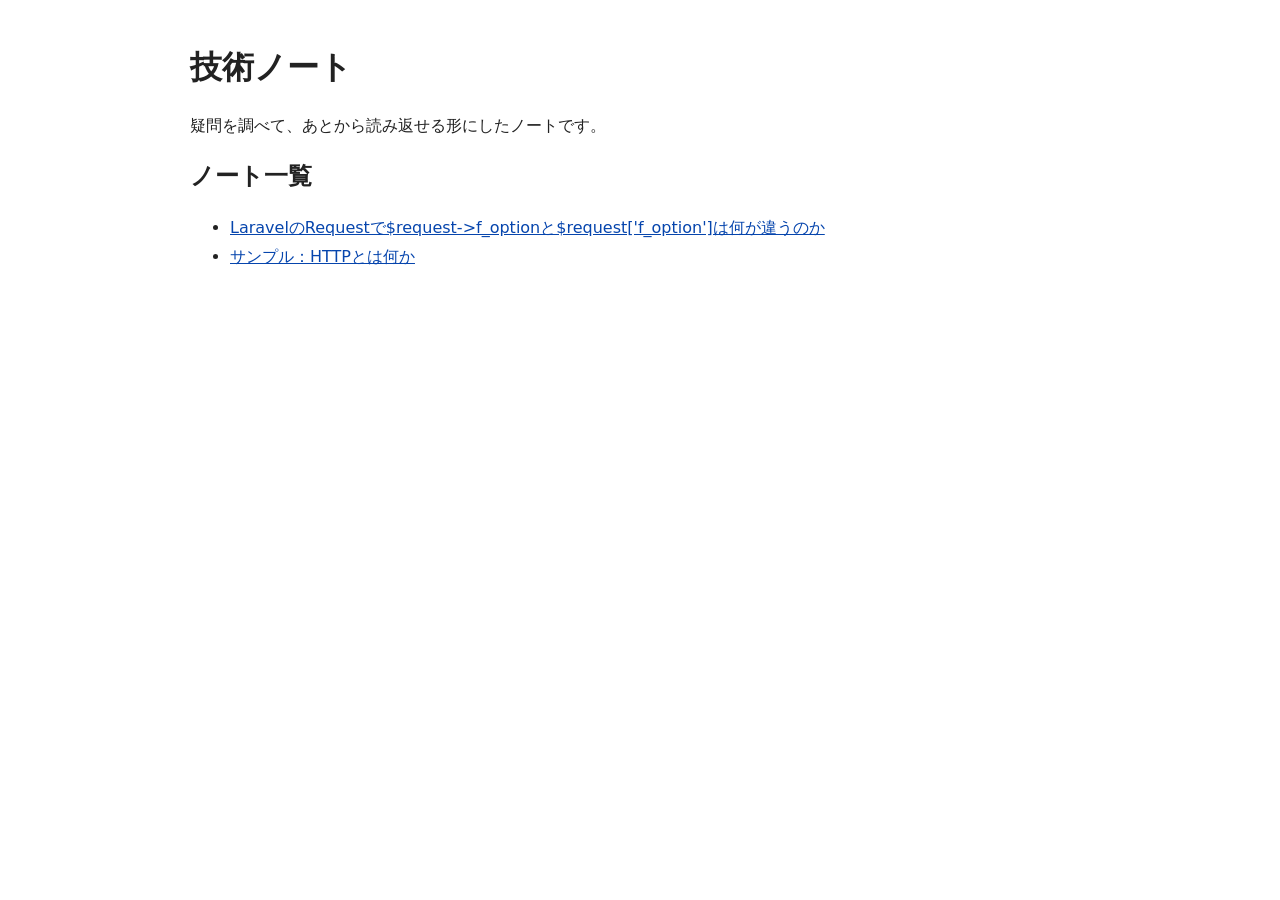
<file: index.html>
<!doctype html>
<html lang="ja">
<head>
  <meta charset="utf-8">
  <title>技術ノート</title>
  <meta name="viewport" content="width=device-width, initial-scale=1">
  <link rel="stylesheet" href="./styles/site.css">
</head>
<body>
  <main>
    <h1>技術ノート</h1>
    <p>疑問を調べて、あとから読み返せる形にしたノートです。</p>

    <h2>ノート一覧</h2>
    <ul>
      <li><a href="./notes/laravel-request-f-option-access.html">LaravelのRequestで$request-&gt;f_optionと$request['f_option']は何が違うのか</a></li>
      <li><a href="./notes/sample.html">サンプル：HTTPとは何か</a></li>
    </ul>
  </main>
</body>
</html>
</file>
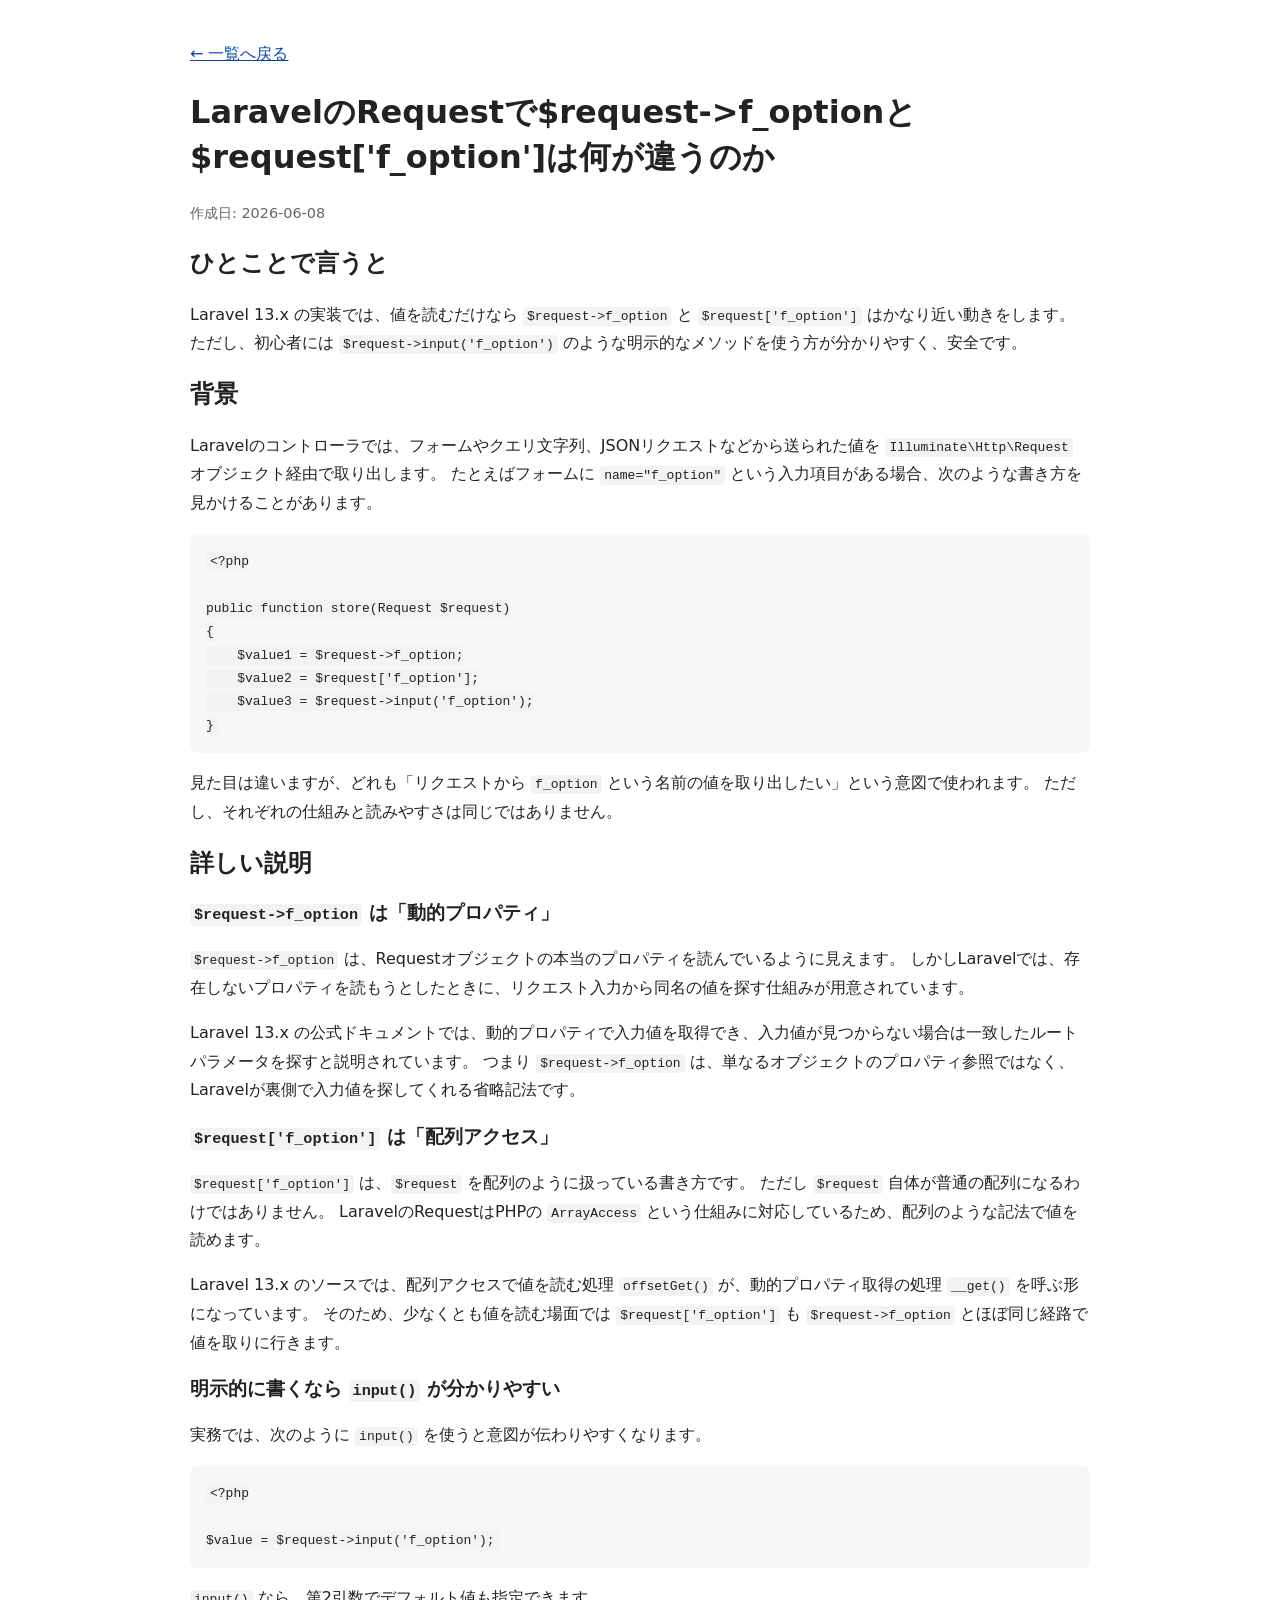
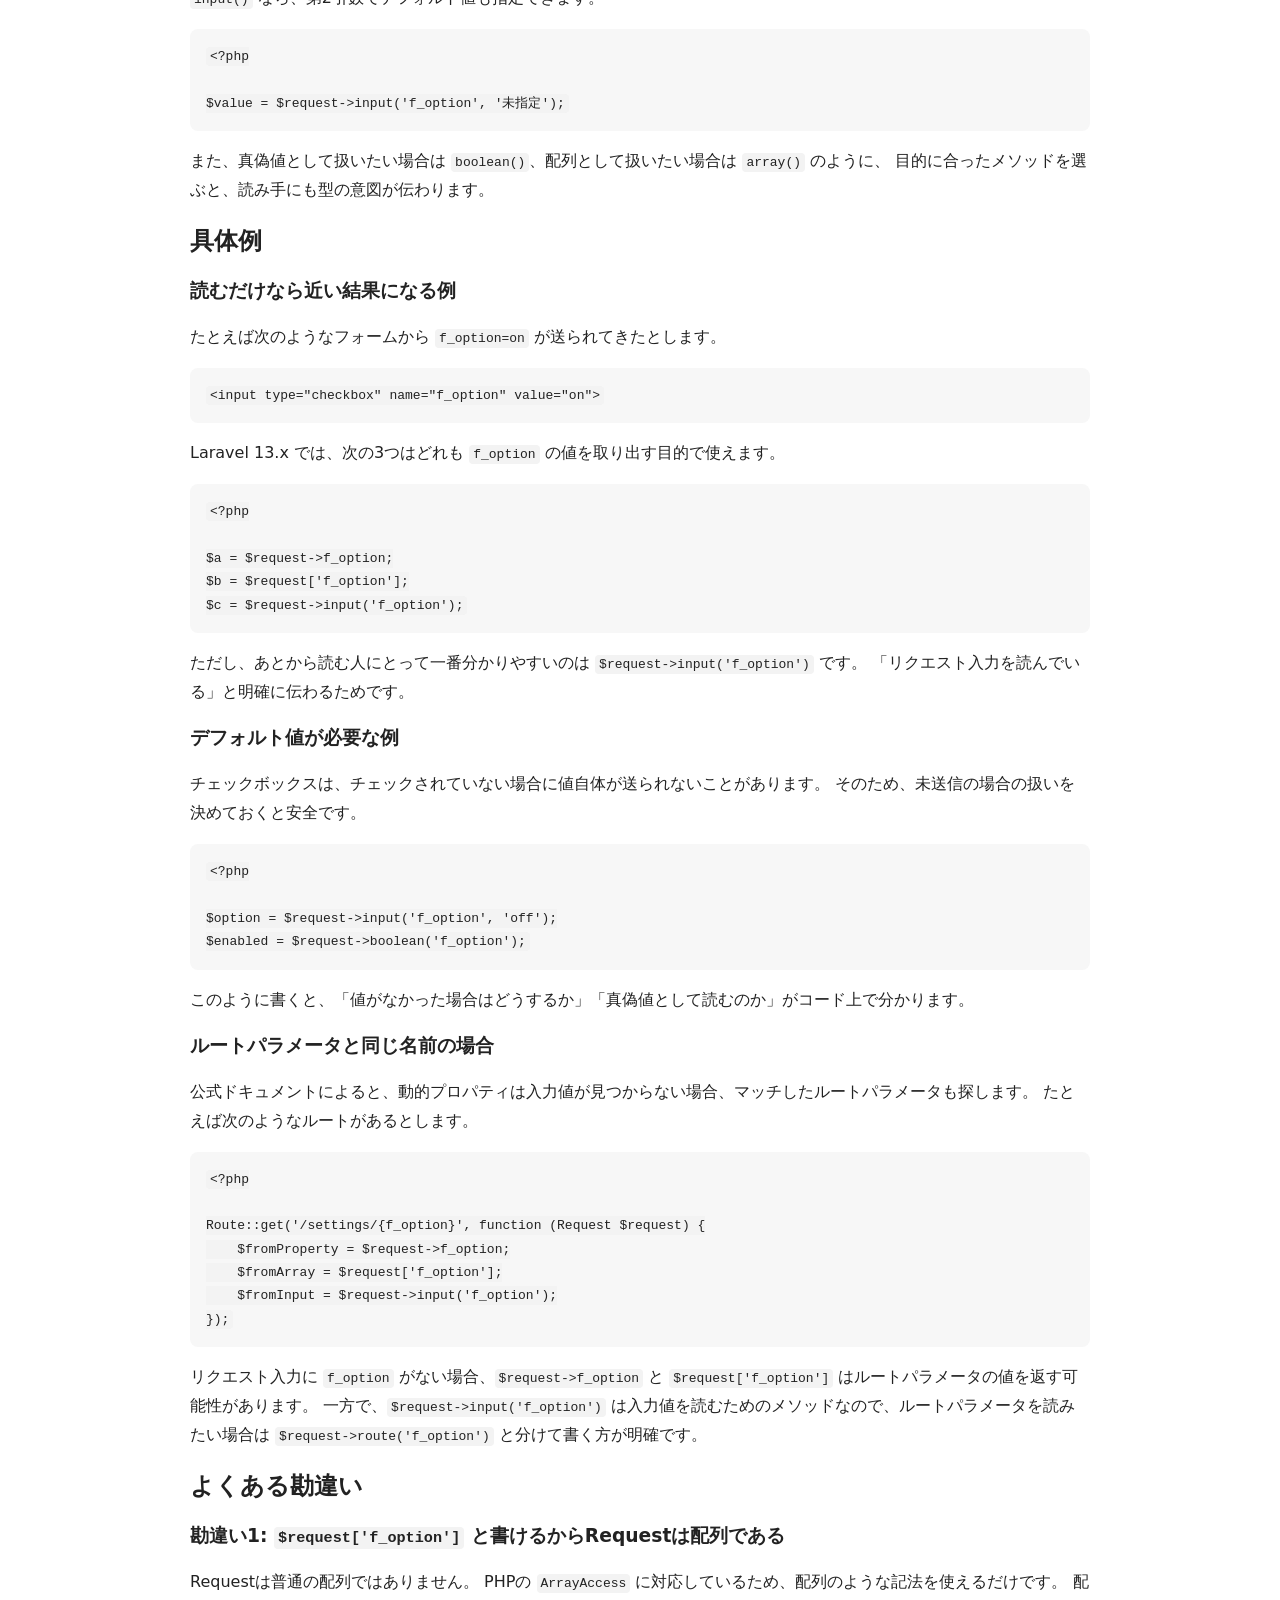
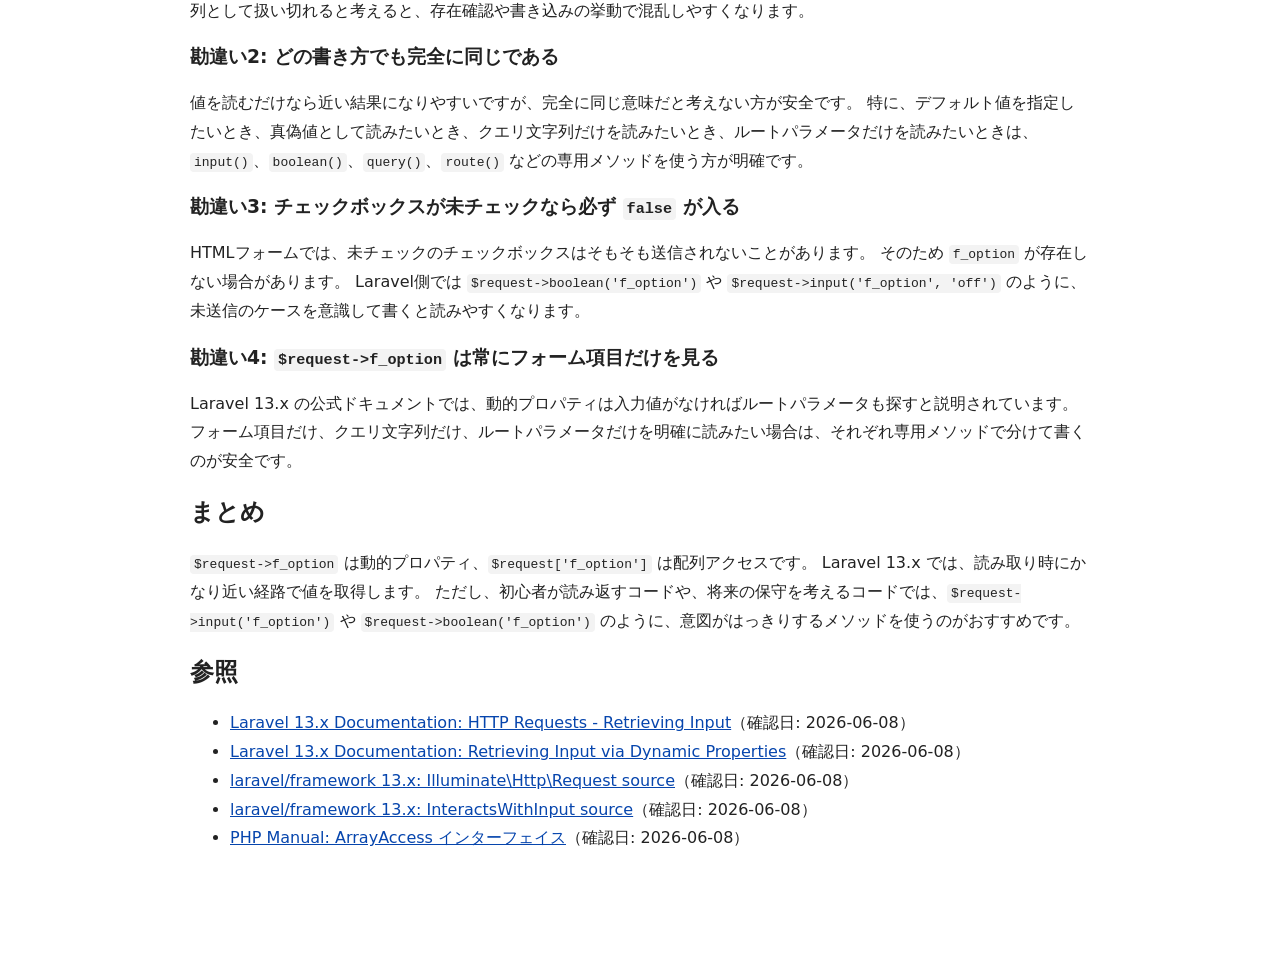
<file: notes/laravel-request-f-option-access.html>
<!doctype html>
<html lang="ja">
<head>
  <meta charset="utf-8">
  <title>LaravelのRequestで$request-&gt;f_optionと$request['f_option']は何が違うのか</title>
  <meta name="viewport" content="width=device-width, initial-scale=1">
  <link rel="stylesheet" href="../styles/site.css">
</head>
<body>
  <main>
    <p><a href="../index.html">← 一覧へ戻る</a></p>

    <h1>LaravelのRequestで$request-&gt;f_optionと$request['f_option']は何が違うのか</h1>
    <p class="note-meta">作成日: 2026-06-08</p>

    <h2>ひとことで言うと</h2>
    <p>
      Laravel 13.x の実装では、値を読むだけなら <code>$request-&gt;f_option</code> と
      <code>$request['f_option']</code> はかなり近い動きをします。
      ただし、初心者には <code>$request-&gt;input('f_option')</code> のような明示的なメソッドを使う方が分かりやすく、安全です。
    </p>

    <h2>背景</h2>
    <p>
      Laravelのコントローラでは、フォームやクエリ文字列、JSONリクエストなどから送られた値を
      <code>Illuminate\Http\Request</code> オブジェクト経由で取り出します。
      たとえばフォームに <code>name="f_option"</code> という入力項目がある場合、次のような書き方を見かけることがあります。
    </p>

    <pre><code>&lt;?php

public function store(Request $request)
{
    $value1 = $request-&gt;f_option;
    $value2 = $request['f_option'];
    $value3 = $request-&gt;input('f_option');
}</code></pre>

    <p>
      見た目は違いますが、どれも「リクエストから <code>f_option</code> という名前の値を取り出したい」という意図で使われます。
      ただし、それぞれの仕組みと読みやすさは同じではありません。
    </p>

    <h2>詳しい説明</h2>

    <h3><code>$request-&gt;f_option</code> は「動的プロパティ」</h3>
    <p>
      <code>$request-&gt;f_option</code> は、Requestオブジェクトの本当のプロパティを読んでいるように見えます。
      しかしLaravelでは、存在しないプロパティを読もうとしたときに、リクエスト入力から同名の値を探す仕組みが用意されています。
    </p>
    <p>
      Laravel 13.x の公式ドキュメントでは、動的プロパティで入力値を取得でき、入力値が見つからない場合は一致したルートパラメータを探すと説明されています。
      つまり <code>$request-&gt;f_option</code> は、単なるオブジェクトのプロパティ参照ではなく、Laravelが裏側で入力値を探してくれる省略記法です。
    </p>

    <h3><code>$request['f_option']</code> は「配列アクセス」</h3>
    <p>
      <code>$request['f_option']</code> は、<code>$request</code> を配列のように扱っている書き方です。
      ただし <code>$request</code> 自体が普通の配列になるわけではありません。
      LaravelのRequestはPHPの <code>ArrayAccess</code> という仕組みに対応しているため、配列のような記法で値を読めます。
    </p>
    <p>
      Laravel 13.x のソースでは、配列アクセスで値を読む処理 <code>offsetGet()</code> が、動的プロパティ取得の処理 <code>__get()</code> を呼ぶ形になっています。
      そのため、少なくとも値を読む場面では <code>$request['f_option']</code> も <code>$request-&gt;f_option</code> とほぼ同じ経路で値を取りに行きます。
    </p>

    <h3>明示的に書くなら <code>input()</code> が分かりやすい</h3>
    <p>
      実務では、次のように <code>input()</code> を使うと意図が伝わりやすくなります。
    </p>

    <pre><code>&lt;?php

$value = $request-&gt;input('f_option');</code></pre>

    <p>
      <code>input()</code> なら、第2引数でデフォルト値も指定できます。
    </p>

    <pre><code>&lt;?php

$value = $request-&gt;input('f_option', '未指定');</code></pre>

    <p>
      また、真偽値として扱いたい場合は <code>boolean()</code>、配列として扱いたい場合は <code>array()</code> のように、
      目的に合ったメソッドを選ぶと、読み手にも型の意図が伝わります。
    </p>

    <h2>具体例</h2>

    <h3>読むだけなら近い結果になる例</h3>
    <p>
      たとえば次のようなフォームから <code>f_option=on</code> が送られてきたとします。
    </p>

    <pre><code>&lt;input type="checkbox" name="f_option" value="on"&gt;</code></pre>

    <p>
      Laravel 13.x では、次の3つはどれも <code>f_option</code> の値を取り出す目的で使えます。
    </p>

    <pre><code>&lt;?php

$a = $request-&gt;f_option;
$b = $request['f_option'];
$c = $request-&gt;input('f_option');</code></pre>

    <p>
      ただし、あとから読む人にとって一番分かりやすいのは <code>$request-&gt;input('f_option')</code> です。
      「リクエスト入力を読んでいる」と明確に伝わるためです。
    </p>

    <h3>デフォルト値が必要な例</h3>
    <p>
      チェックボックスは、チェックされていない場合に値自体が送られないことがあります。
      そのため、未送信の場合の扱いを決めておくと安全です。
    </p>

    <pre><code>&lt;?php

$option = $request-&gt;input('f_option', 'off');
$enabled = $request-&gt;boolean('f_option');</code></pre>

    <p>
      このように書くと、「値がなかった場合はどうするか」「真偽値として読むのか」がコード上で分かります。
    </p>

    <h3>ルートパラメータと同じ名前の場合</h3>
    <p>
      公式ドキュメントによると、動的プロパティは入力値が見つからない場合、マッチしたルートパラメータも探します。
      たとえば次のようなルートがあるとします。
    </p>

    <pre><code>&lt;?php

Route::get('/settings/{f_option}', function (Request $request) {
    $fromProperty = $request-&gt;f_option;
    $fromArray = $request['f_option'];
    $fromInput = $request-&gt;input('f_option');
});</code></pre>

    <p>
      リクエスト入力に <code>f_option</code> がない場合、<code>$request-&gt;f_option</code> と
      <code>$request['f_option']</code> はルートパラメータの値を返す可能性があります。
      一方で、<code>$request-&gt;input('f_option')</code> は入力値を読むためのメソッドなので、ルートパラメータを読みたい場合は
      <code>$request-&gt;route('f_option')</code> と分けて書く方が明確です。
    </p>

    <h2>よくある勘違い</h2>

    <h3>勘違い1: <code>$request['f_option']</code> と書けるからRequestは配列である</h3>
    <p>
      Requestは普通の配列ではありません。
      PHPの <code>ArrayAccess</code> に対応しているため、配列のような記法を使えるだけです。
      配列として扱い切れると考えると、存在確認や書き込みの挙動で混乱しやすくなります。
    </p>

    <h3>勘違い2: どの書き方でも完全に同じである</h3>
    <p>
      値を読むだけなら近い結果になりやすいですが、完全に同じ意味だと考えない方が安全です。
      特に、デフォルト値を指定したいとき、真偽値として読みたいとき、クエリ文字列だけを読みたいとき、ルートパラメータだけを読みたいときは、
      <code>input()</code>、<code>boolean()</code>、<code>query()</code>、<code>route()</code> などの専用メソッドを使う方が明確です。
    </p>

    <h3>勘違い3: チェックボックスが未チェックなら必ず <code>false</code> が入る</h3>
    <p>
      HTMLフォームでは、未チェックのチェックボックスはそもそも送信されないことがあります。
      そのため <code>f_option</code> が存在しない場合があります。
      Laravel側では <code>$request-&gt;boolean('f_option')</code> や <code>$request-&gt;input('f_option', 'off')</code> のように、
      未送信のケースを意識して書くと読みやすくなります。
    </p>

    <h3>勘違い4: <code>$request-&gt;f_option</code> は常にフォーム項目だけを見る</h3>
    <p>
      Laravel 13.x の公式ドキュメントでは、動的プロパティは入力値がなければルートパラメータも探すと説明されています。
      フォーム項目だけ、クエリ文字列だけ、ルートパラメータだけを明確に読みたい場合は、それぞれ専用メソッドで分けて書くのが安全です。
    </p>

    <h2>まとめ</h2>
    <p>
      <code>$request-&gt;f_option</code> は動的プロパティ、<code>$request['f_option']</code> は配列アクセスです。
      Laravel 13.x では、読み取り時にかなり近い経路で値を取得します。
      ただし、初心者が読み返すコードや、将来の保守を考えるコードでは、<code>$request-&gt;input('f_option')</code> や
      <code>$request-&gt;boolean('f_option')</code> のように、意図がはっきりするメソッドを使うのがおすすめです。
    </p>

    <h2>参照</h2>
    <ul>
      <li><a href="https://laravel.com/docs/13.x/requests#retrieving-input">Laravel 13.x Documentation: HTTP Requests - Retrieving Input</a>（確認日: 2026-06-08）</li>
      <li><a href="https://laravel.com/docs/13.x/requests#retrieving-input-via-dynamic-properties">Laravel 13.x Documentation: Retrieving Input via Dynamic Properties</a>（確認日: 2026-06-08）</li>
      <li><a href="https://github.com/laravel/framework/blob/13.x/src/Illuminate/Http/Request.php">laravel/framework 13.x: Illuminate\Http\Request source</a>（確認日: 2026-06-08）</li>
      <li><a href="https://github.com/laravel/framework/blob/13.x/src/Illuminate/Http/Concerns/InteractsWithInput.php">laravel/framework 13.x: InteractsWithInput source</a>（確認日: 2026-06-08）</li>
      <li><a href="https://www.php.net/manual/ja/class.arrayaccess.php">PHP Manual: ArrayAccess インターフェイス</a>（確認日: 2026-06-08）</li>
    </ul>
  </main>
</body>
</html>
</file>
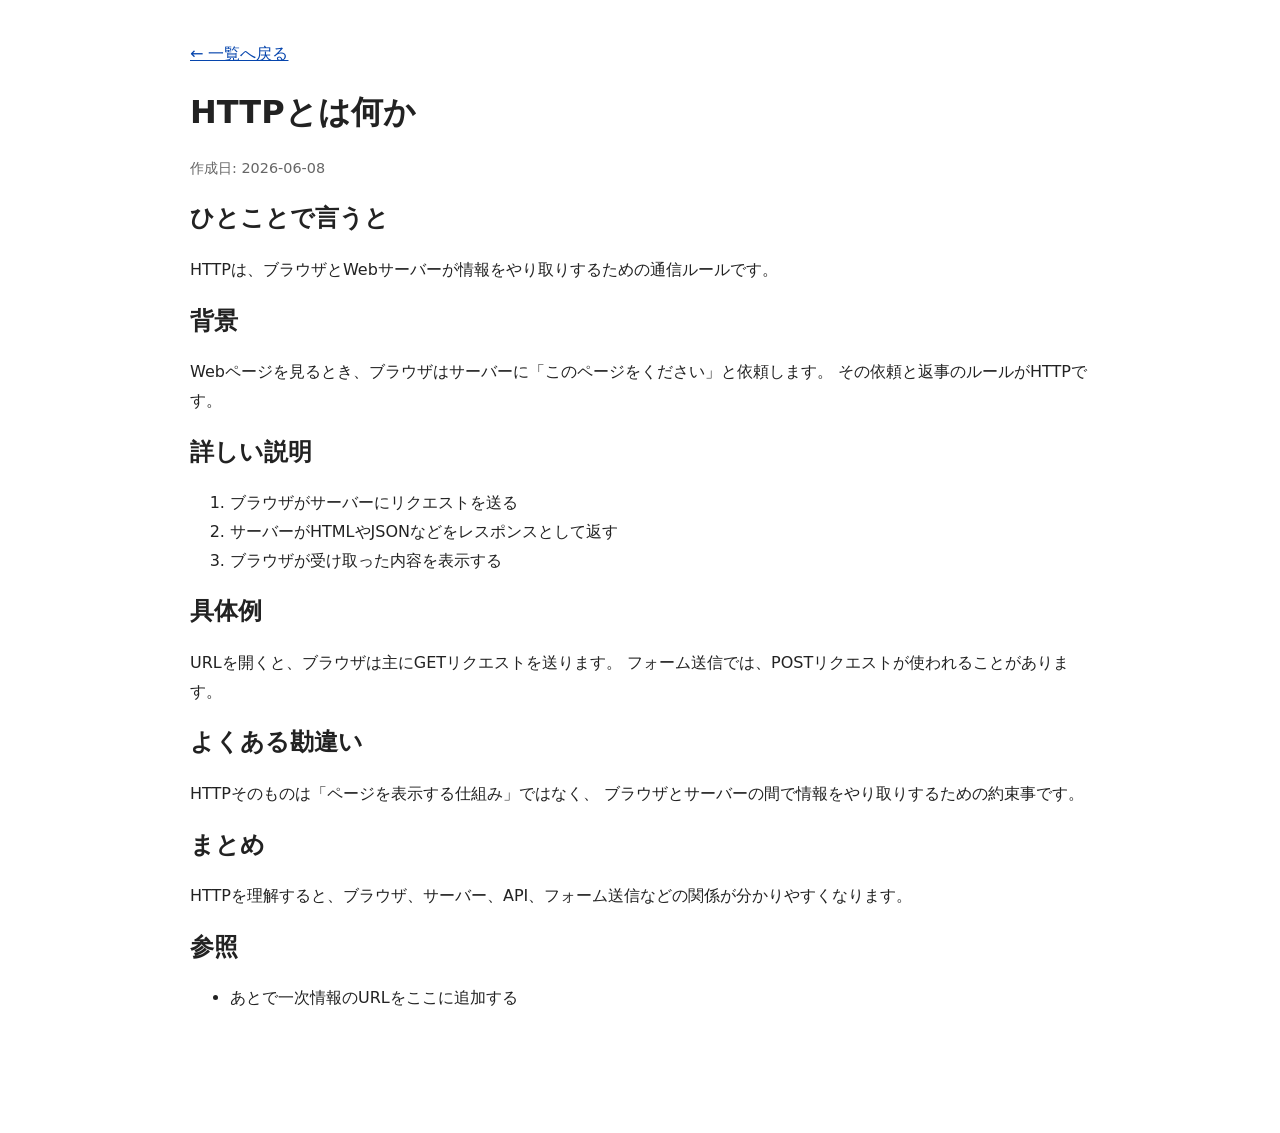
<file: notes/sample.html>
<!doctype html>
<html lang="ja">
<head>
  <meta charset="utf-8">
  <title>HTTPとは何か</title>
  <meta name="viewport" content="width=device-width, initial-scale=1">
  <link rel="stylesheet" href="../styles/site.css">
</head>
<body>
  <main>
    <p><a href="../index.html">← 一覧へ戻る</a></p>

    <h1>HTTPとは何か</h1>
    <p class="note-meta">作成日: 2026-06-08</p>

    <h2>ひとことで言うと</h2>
    <p>
      HTTPは、ブラウザとWebサーバーが情報をやり取りするための通信ルールです。
    </p>

    <h2>背景</h2>
    <p>
      Webページを見るとき、ブラウザはサーバーに「このページをください」と依頼します。
      その依頼と返事のルールがHTTPです。
    </p>

    <h2>詳しい説明</h2>
    <ol>
      <li>ブラウザがサーバーにリクエストを送る</li>
      <li>サーバーがHTMLやJSONなどをレスポンスとして返す</li>
      <li>ブラウザが受け取った内容を表示する</li>
    </ol>

    <h2>具体例</h2>
    <p>
      URLを開くと、ブラウザは主にGETリクエストを送ります。
      フォーム送信では、POSTリクエストが使われることがあります。
    </p>

    <h2>よくある勘違い</h2>
    <p>
      HTTPそのものは「ページを表示する仕組み」ではなく、
      ブラウザとサーバーの間で情報をやり取りするための約束事です。
    </p>

    <h2>まとめ</h2>
    <p>
      HTTPを理解すると、ブラウザ、サーバー、API、フォーム送信などの関係が分かりやすくなります。
    </p>

    <h2>参照</h2>
    <ul>
      <li>あとで一次情報のURLをここに追加する</li>
    </ul>
  </main>
</body>
</html>
</file>
<file: styles/site.css>
body {
  font-family: system-ui, sans-serif;
  line-height: 1.8;
  max-width: 900px;
  margin: 0 auto;
  padding: 24px;
  color: #222;
  background: #fff;
}

h1, h2, h3 {
  line-height: 1.4;
}

main {
  padding-bottom: 80px;
}

a {
  color: #0645ad;
}

code {
  background: #f3f3f3;
  padding: 2px 4px;
  border-radius: 4px;
}

pre {
  background: #f7f7f7;
  padding: 16px;
  overflow-x: auto;
  border-radius: 8px;
}

.note-meta {
  color: #666;
  font-size: 0.9rem;
}
</file>
